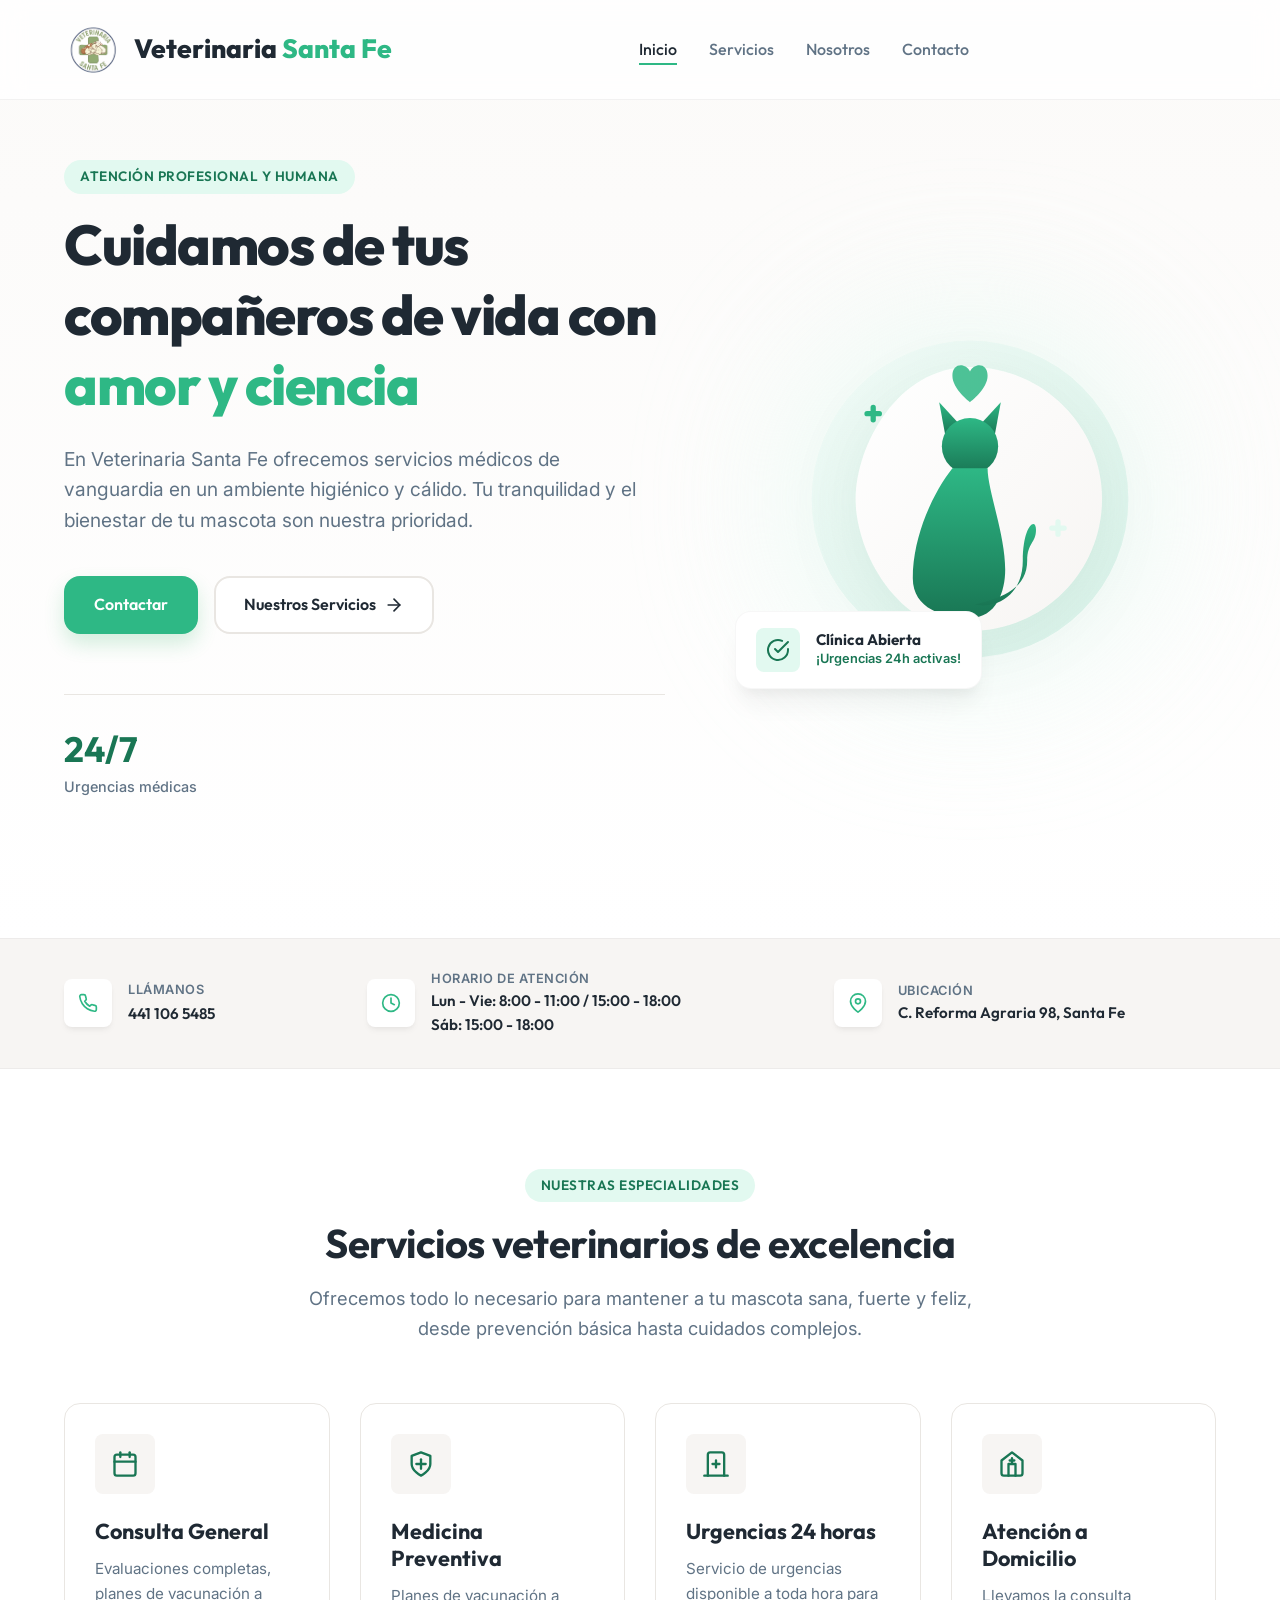
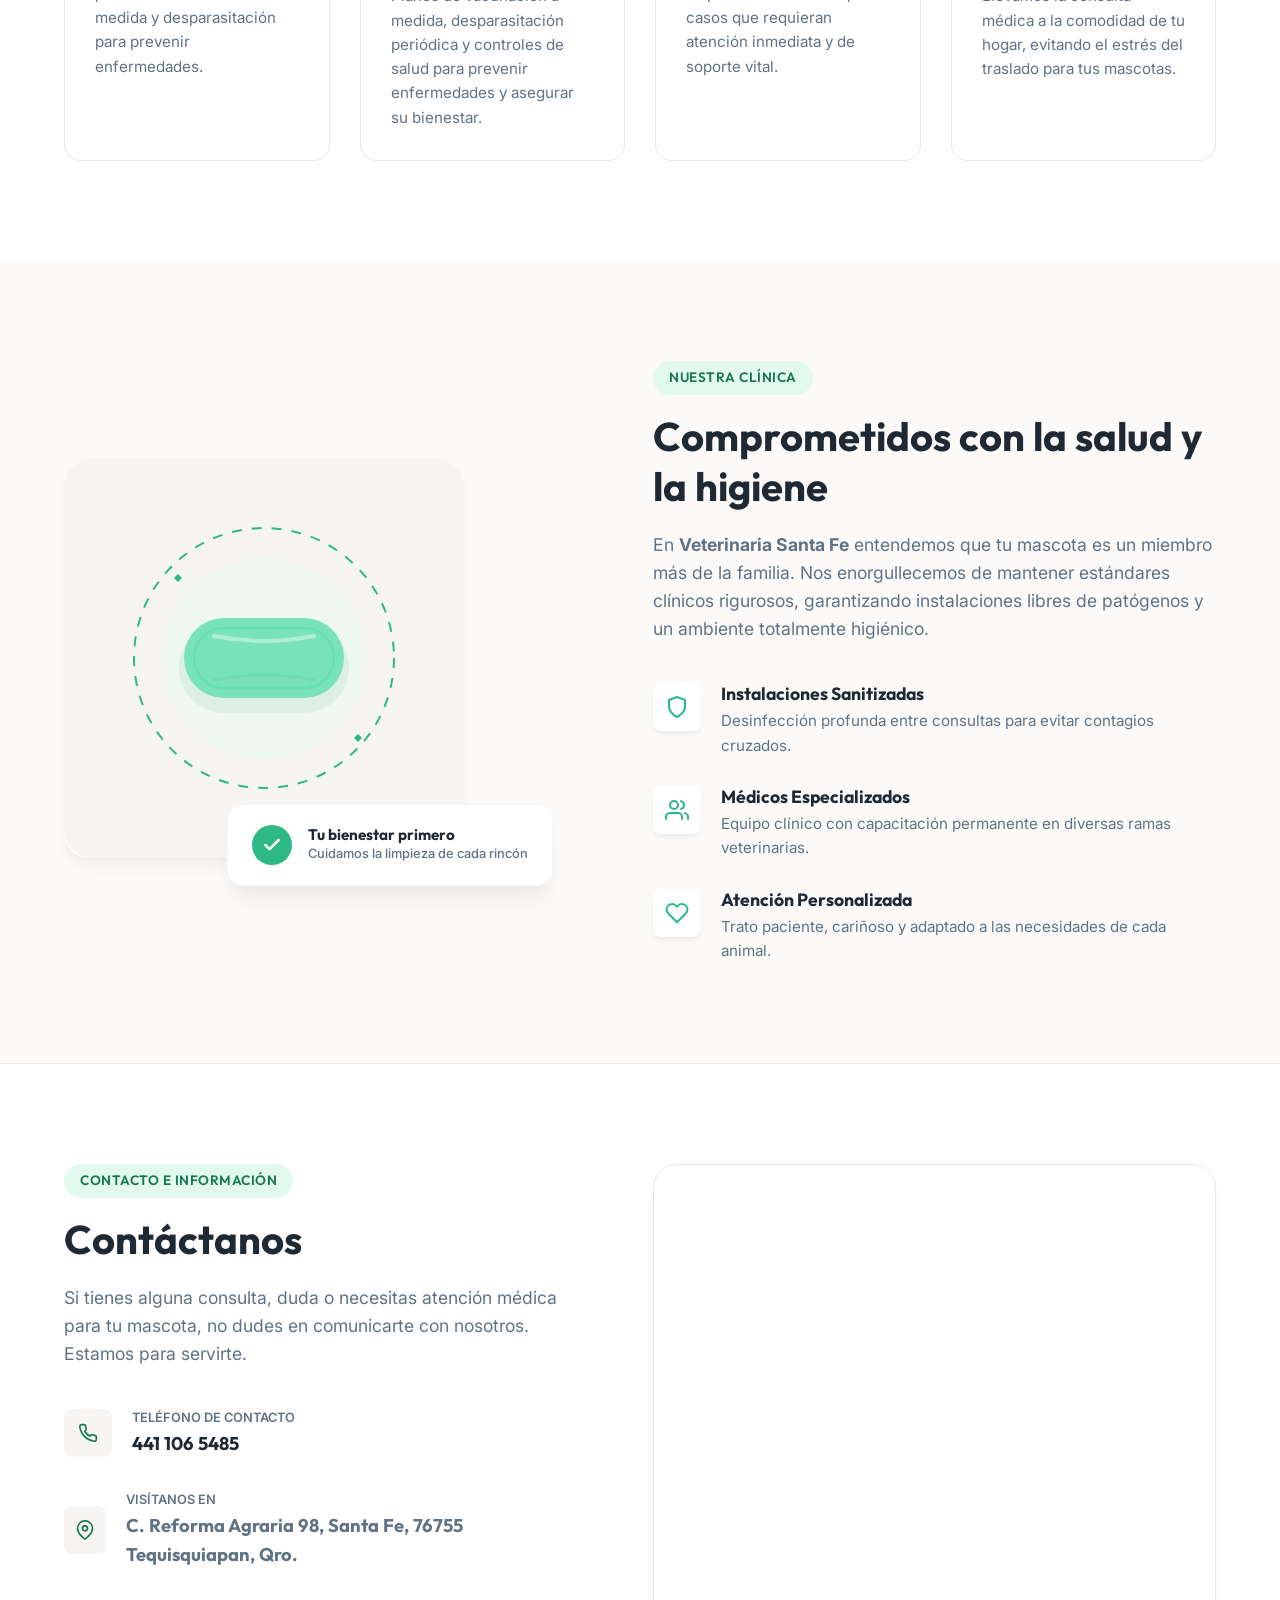
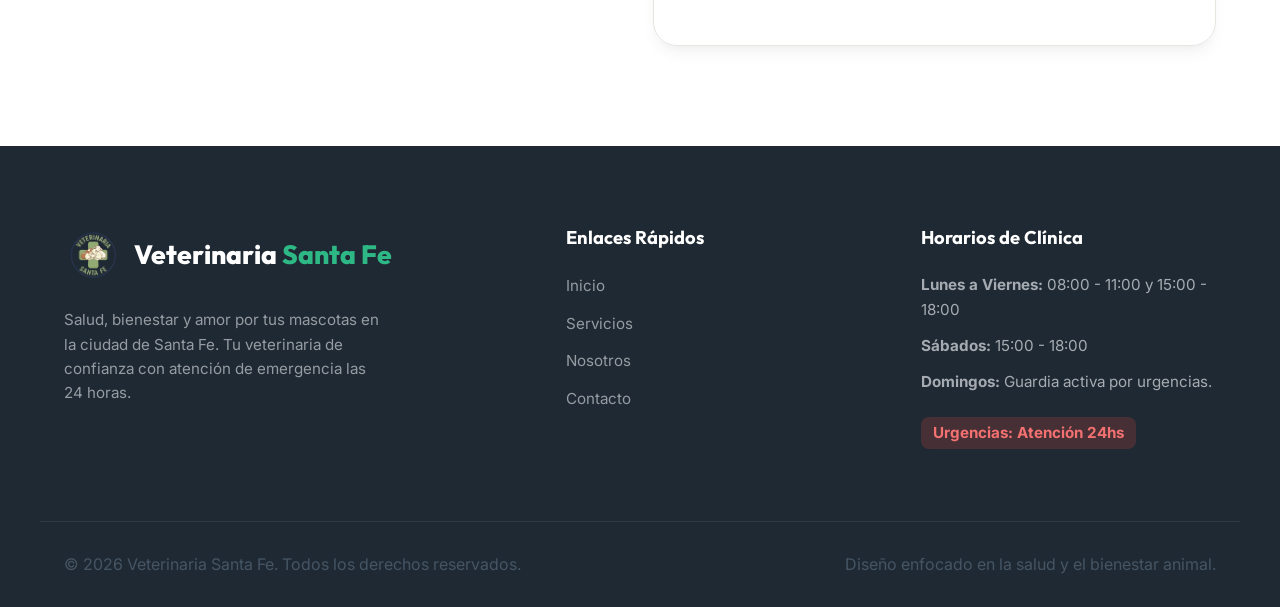
<file: index.html>
<!DOCTYPE html>
<html lang="es">

<head>
    <meta charset="UTF-8">
    <meta name="viewport" content="width=device-width, initial-scale=1.0">
    <title>Veterinaria Santa Fe | Cuidado y Salud para tu Mascota</title>
    <meta name="description"
        content="En Veterinaria Santa Fe brindamos la mejor atención para tus mascotas: consultas médicas, cirugías, laboratorio clínico y estética en un ambiente limpio, profesional y seguro.">
    
    <!-- SEO / Google Search Site Name -->
    <meta property="og:site_name" content="Veterinaria Santa Fe">
    <meta property="og:title" content="Veterinaria Santa Fe | Cuidado y Salud para tu Mascota">
    <meta property="og:description" content="En Veterinaria Santa Fe brindamos la mejor atención para tus mascotas: consultas médicas, cirugías, laboratorio clínico y estética en un ambiente limpio, profesional y seguro.">
    <meta property="og:type" content="website">
    <meta property="og:url" content="https://fritz12213.github.io/VeterinariaSantaFe/">
    
    <!-- JSON-LD Structured Data for Google Site Name -->
    <script type="application/ld+json">
    {
      "@context": "https://schema.org",
      "@type": "WebSite",
      "name": "Veterinaria Santa Fe",
      "url": "https://fritz12213.github.io/VeterinariaSantaFe/"
    }
    </script>
    
    <!-- Google Fonts -->
    <link rel="preconnect" href="https://fonts.googleapis.com">
    <link rel="preconnect" href="https://fonts.gstatic.com" crossorigin>
    <link
        href="https://fonts.googleapis.com/css2?family=Inter:wght@300;400;500;600;700&family=Outfit:wght@400;500;600;700;800&display=swap"
        rel="stylesheet">
    <!-- CSS Stylesheet -->
    <link rel="stylesheet" href="styles.css">
    <!-- Favicon -->
    <link rel="icon" type="image/png" href="images/logo.png">
</head>

<body>

    <!-- Header / Navbar -->
    <header class="main-header" id="header">
        <div class="container header-container">
            <a href="#inicio" class="logo" id="logo-link">
                <img src="images/logo.png" alt="Veterinaria Santa Fe Logo" class="logo-img">
                <span>Veterinaria <span>Santa Fe</span></span>
            </a>

            <nav class="nav-menu" id="nav-menu">
                <ul>
                    <li><a href="#inicio" class="nav-link active">Inicio</a></li>
                    <li><a href="#servicios" class="nav-link">Servicios</a></li>
                    <li><a href="#nosotros" class="nav-link">Nosotros</a></li>
                    <li><a href="#contacto" class="nav-link">Contacto</a></li>
                </ul>
            </nav>

            <div class="header-actions">
                <button class="menu-toggle" id="menu-toggle" aria-label="Abrir menú">
                    <span></span>
                    <span></span>
                    <span></span>
                </button>
            </div>
        </div>
    </header>

    <main>
        <!-- Hero Section -->
        <section id="inicio" class="hero-section">
            <div class="container hero-container">
                <div class="hero-content">
                    <span class="badge">Atención Profesional y Humana</span>
                    <h1>Cuidamos de tus compañeros de vida con <span>amor y ciencia</span></h1>
                    <p>En Veterinaria Santa Fe ofrecemos servicios médicos de vanguardia en un ambiente higiénico y
                        cálido. Tu tranquilidad y el bienestar de tu mascota son nuestra prioridad.</p>
                    <div class="hero-actions">
                        <a href="#contacto" class="btn btn-primary">Contactar</a>
                        <a href="#servicios" class="btn btn-secondary">
                            Nuestros Servicios
                            <svg xmlns="http://www.w3.org/2000/svg" width="20" height="20" viewBox="0 0 24 24"
                                fill="none" stroke="currentColor" stroke-width="2" stroke-linecap="round"
                                stroke-linejoin="round">
                                <line x1="5" y1="12" x2="19" y2="12"></line>
                                <polyline points="12 5 19 12 12 19"></polyline>
                            </svg>
                        </a>
                    </div>
                    <div class="hero-stats">
                        <div class="stat-item">
                            <h3>24/7</h3>
                            <p>Urgencias médicas</p>
                        </div>
                    </div>
                </div>

                <div class="hero-graphic">
                    <div class="graphic-bg-glow"></div>
                    <!-- Minimalist SVG Pets Vector Art (Modern, Premium, Geometric) -->
                    <svg class="hero-svg" viewBox="0 0 500 500" fill="none" xmlns="http://www.w3.org/2000/svg">
                        <!-- Abstract shapes in background -->
                        <circle cx="250" cy="250" r="180" fill="url(#mintGradient)" opacity="0.15" />
                        <path d="M400,250 C400,332.8 332.8,400 250,400 C167.2,400 120,310 120,250 C120,190 167.2,100 250,100 C332.8,100 400,167.2 400,250 Z" fill="url(#boneGradient)" />

                        <!-- Heart above Cat -->
                        <path class="hero-heart" d="M250 105 C245 95, 230 95, 230 110 C230 125, 250 140, 250 140 C250 140, 270 125, 270 110 C270 95, 255 95, 250 105 Z" fill="var(--mint)" opacity="0.85" />

                        <!-- Elegant Cat Silhouette -->
                        <!-- Ears -->
                        <path d="M222 178 L215 140 L238 165 Z" fill="url(#catGradient)" />
                        <path d="M278 178 L285 140 L262 165 Z" fill="url(#catGradient)" />
                        
                        <!-- Head -->
                        <circle cx="250" cy="190" r="32" fill="url(#catGradient)" />
                        
                        <!-- Body -->
                        <path d="M230 215 C210 240, 185 290, 185 340 C185 375, 220 385, 250 385 C280 385, 290 355, 290 330 C290 290, 270 240, 270 215 Z" fill="url(#catGradient)" />
                        
                        <!-- Tail -->
                        <path d="M255 370 C280 375, 310 360, 310 320 C310 280, 325 270, 325 285 C325 300, 315 300, 315 320 C315 350, 290 362, 255 370 Z" fill="url(#catGradient)" />

                        <!-- Floating crosses & sparkles -->
                        <g class="floating-cross-1">
                            <rect x="130" y="150" width="20" height="6" rx="3" fill="var(--mint)" />
                            <rect x="137" y="143" width="6" height="20" rx="3" fill="var(--mint)" />
                        </g>
                        <g class="floating-cross-2">
                            <rect x="340" y="280" width="20" height="6" rx="3" fill="var(--mint-light)" />
                            <rect x="347" y="273" width="6" height="20" rx="3" fill="var(--mint-light)" />
                        </g>

                        <!-- Sparkles -->
                        <path d="M350 120 L355 125 L360 120 L355 115 Z" fill="var(--color-primary-dark)" />
                        <path d="M120 330 L123 333 L126 330 L123 327 Z" fill="var(--color-primary)" />

                        <!-- Gradients definition -->
                        <defs>
                            <linearGradient id="mintGradient" x1="0%" y1="0%" x2="100%" y2="100%">
                                <stop offset="0%" stop-color="var(--mint-light)" />
                                <stop offset="100%" stop-color="var(--mint)" />
                            </linearGradient>
                            <linearGradient id="boneGradient" x1="0%" y1="0%" x2="100%" y2="100%">
                                <stop offset="0%" stop-color="#fff" />
                                <stop offset="100%" stop-color="var(--bone)" />
                            </linearGradient>
                            <linearGradient id="catGradient" x1="0%" y1="0%" x2="0%" y2="100%">
                                <stop offset="0%" stop-color="var(--mint)" />
                                <stop offset="100%" stop-color="var(--mint-dark)" />
                            </linearGradient>
                        </defs>
                    </svg>

                    <!-- Interactive Floating Card -->
                    <div class="floating-card active-card">
                        <div class="card-icon">
                            <svg xmlns="http://www.w3.org/2000/svg" width="24" height="24" viewBox="0 0 24 24"
                                fill="none" stroke="currentColor" stroke-width="2" stroke-linecap="round"
                                stroke-linejoin="round">
                                <path d="M22 11.08V12a10 10 0 1 1-5.93-9.14"></path>
                                <polyline points="22 4 12 14.01 9 11.01"></polyline>
                            </svg>
                        </div>
                        <div class="card-info">
                            <h4>Clínica Abierta</h4>
                            <p>¡Urgencias 24h activas!</p>
                        </div>
                    </div>
                </div>
            </div>
        </section>

        <!-- Information Quick Banner -->
        <section class="info-banner">
            <div class="container info-banner-container">
                <div class="info-item">
                    <div class="info-icon">
                        <svg xmlns="http://www.w3.org/2000/svg" width="20" height="20" viewBox="0 0 24 24" fill="none"
                            stroke="currentColor" stroke-width="2" stroke-linecap="round" stroke-linejoin="round">
                            <path
                                d="M22 16.92v3a2 2 0 0 1-2.18 2 19.79 19.79 0 0 1-8.63-3.07 19.5 19.5 0 0 1-6-6 19.79 19.79 0 0 1-3.07-8.67A2 2 0 0 1 4.11 2h3a2 2 0 0 1 2 1.72 12.84 12.84 0 0 0 .7 2.81 2 2 0 0 1-.45 2.11L8.09 9.91a16 16 0 0 0 6 6l1.27-1.27a2 2 0 0 1 2.11-.45 12.84 12.84 0 0 0 2.81.7A2 2 0 0 1 22 16.92z">
                            </path>
                        </svg>
                    </div>
                    <div class="info-text">
                        <span>Llámanos</span>
                        <a href="tel:4411065485" class="info-link">441 106 5485</a>
                    </div>
                </div>


                <div class="info-item">
                    <div class="info-icon">
                        <svg xmlns="http://www.w3.org/2000/svg" width="20" height="20" viewBox="0 0 24 24" fill="none"
                            stroke="currentColor" stroke-width="2" stroke-linecap="round" stroke-linejoin="round">
                            <circle cx="12" cy="12" r="10"></circle>
                            <polyline points="12 6 12 12 16 14"></polyline>
                        </svg>
                    </div>
                    <div class="info-text">
                        <span>Horario de Atención</span>
                        <p>Lun - Vie: 8:00 - 11:00 / 15:00 - 18:00<br>Sáb: 15:00 - 18:00</p>
                    </div>
                </div>

                <div class="info-item">
                    <div class="info-icon">
                        <svg xmlns="http://www.w3.org/2000/svg" width="20" height="20" viewBox="0 0 24 24" fill="none"
                            stroke="currentColor" stroke-width="2" stroke-linecap="round" stroke-linejoin="round">
                            <path d="M21 10c0 7-9 13-9 13s-9-6-9-13a9 9 0 0 1 18 0z"></path>
                            <circle cx="12" cy="10" r="3"></circle>
                        </svg>
                    </div>
                    <div class="info-text">
                        <span>Ubicación</span>
                        <p>C. Reforma Agraria 98, Santa Fe</p>
                    </div>
                </div>
            </div>
        </section>

        <!-- Services Section -->
        <section id="servicios" class="services-section">
            <div class="container">
                <div class="section-title">
                    <span class="badge">Nuestras Especialidades</span>
                    <h2>Servicios veterinarios de excelencia</h2>
                    <p>Ofrecemos todo lo necesario para mantener a tu mascota sana, fuerte y feliz, desde prevención
                        básica hasta cuidados complejos.</p>
                </div>

                <div class="services-grid">
                    <!-- Service 1 -->
                    <div class="service-card reveal">
                        <div class="service-icon">
                            <svg xmlns="http://www.w3.org/2000/svg" viewBox="0 0 24 24" fill="none"
                                stroke="currentColor" stroke-width="2" stroke-linecap="round" stroke-linejoin="round">
                                <rect x="3" y="4" width="18" height="18" rx="2" ry="2"></rect>
                                <line x1="16" y1="2" x2="16" y2="6"></line>
                                <line x1="8" y1="2" x2="8" y2="6"></line>
                                <line x1="3" y1="10" x2="21" y2="10"></line>
                            </svg>
                        </div>
                        <h3>Consulta General</h3>
                        <p>Evaluaciones completas, planes de vacunación a medida y desparasitación para prevenir
                            enfermedades.</p>
                    </div>

                    <!-- Service 2 -->
                    <div class="service-card reveal">
                        <div class="service-icon">
                            <svg xmlns="http://www.w3.org/2000/svg" viewBox="0 0 24 24" fill="none"
                                stroke="currentColor" stroke-width="2" stroke-linecap="round" stroke-linejoin="round">
                                <path d="M12 22s8-4 8-10V5l-8-3-8 3v7c0 6 8 10 8 10z" />
                                <line x1="12" y1="8" x2="12" y2="16" />
                                <line x1="8" y1="12" x2="16" y2="12" />
                            </svg>
                        </div>
                        <h3>Medicina Preventiva</h3>
                        <p>Planes de vacunación a medida, desparasitación periódica y controles de salud para prevenir
                            enfermedades y asegurar su bienestar.</p>
                    </div>

                    <!-- Service 3 -->
                    <div class="service-card reveal">
                        <div class="service-icon">
                            <svg xmlns="http://www.w3.org/2000/svg" viewBox="0 0 24 24" fill="none"
                                stroke="currentColor" stroke-width="2" stroke-linecap="round" stroke-linejoin="round">
                                <path d="M2 22h20"></path>
                                <path d="M5 22V4a2 2 0 0 1 2-2h10a2 2 0 0 1 2 2v18"></path>
                                <path d="M9 12h6"></path>
                                <path d="M12 9v6"></path>
                            </svg>
                        </div>
                        <h3>Urgencias 24 horas</h3>
                        <p>Servicio de urgencias disponible a toda hora para casos que requieran atención inmediata y de
                            soporte vital.</p>
                    </div>

                    <!-- Service 4 -->
                    <div class="service-card reveal">
                        <div class="service-icon">
                            <svg xmlns="http://www.w3.org/2000/svg" viewBox="0 0 24 24" fill="none"
                                stroke="currentColor" stroke-width="2" stroke-linecap="round" stroke-linejoin="round">
                                <path d="M3 9l9-7 9 7v11a2 2 0 0 1-2 2H5a2 2 0 0 1-2-2z" />
                                <polyline points="9 22 9 12 15 12 15 22" />
                                <line x1="12" y1="7" x2="12" y2="11" />
                                <line x1="10" y1="9" x2="14" y2="9" />
                            </svg>
                        </div>
                        <h3>Atención a Domicilio</h3>
                        <p>Llevamos la consulta médica a la comodidad de tu hogar, evitando el estrés del traslado para
                            tus mascotas.</p>
                    </div>


                </div>
            </div>
        </section>

        <!-- About Us Section -->
        <section id="nosotros" class="about-section">
            <div class="container about-container">
                <div class="about-graphics">
                    <!-- Modern Clean SVG layout showing cleanliness and care -->
                    <svg class="about-svg" viewBox="0 0 400 400" fill="none" xmlns="http://www.w3.org/2000/svg">
                        <rect width="400" height="400" rx="30" fill="var(--bone)" />
                        <!-- Circle accents -->
                        <circle cx="200" cy="200" r="130" fill="none" stroke="var(--mint)" stroke-width="2" stroke-dasharray="10 10" />
                        <circle cx="200" cy="200" r="100" fill="var(--mint-light)" opacity="0.4" />
                        
                        <!-- Soap Bar Shadow (offset slightly down and right) -->
                        <rect x="115" y="165" width="170" height="90" rx="45" fill="var(--mint-dark)" opacity="0.08" />

                        <!-- Soap Bar Body (Centered at 200, 200) -->
                        <!-- Width 160, Height 80, rx 40 -->
                        <rect x="120" y="160" width="160" height="80" rx="40" fill="hsl(158, 65%, 68%)" />
                        
                        <!-- Inner indent rim to look like a premium soap bar -->
                        <rect x="130" y="170" width="140" height="60" rx="30" fill="none" stroke="hsl(158, 65%, 60%)" stroke-width="2.5" opacity="0.5" />
                        
                        <!-- Soap Highlight line at the top curve -->
                        <path d="M150 178 Q200 188 250 178" stroke="#fff" stroke-width="4" stroke-linecap="round" fill="none" opacity="0.4" />

                        <!-- Soap Shadow line at the bottom curve -->
                        <path d="M150 222 Q200 212 250 222" stroke="hsl(158, 65%, 45%)" stroke-width="3" stroke-linecap="round" fill="none" opacity="0.15" />

                        <!-- Subtle cleanliness sparkles near the soap -->
                        <path d="M110 120 L114 124 L118 120 L114 116 Z" fill="var(--mint)" />
                        <path d="M290 280 L294 284 L298 280 L294 276 Z" fill="var(--mint)" />
                    </svg>

                    <!-- Overlay Clinic Highlight -->
                    <div class="about-overlay-card">
                        <div class="check-icon">
                            <svg xmlns="http://www.w3.org/2000/svg" width="20" height="20" viewBox="0 0 24 24"
                                fill="none" stroke="currentColor" stroke-width="3" stroke-linecap="round"
                                stroke-linejoin="round">
                                <polyline points="20 6 9 17 4 12"></polyline>
                            </svg>
                        </div>
                        <div>
                            <h4>Tu bienestar primero</h4>
                            <p>Cuidamos la limpieza de cada rincón</p>
                        </div>
                    </div>
                </div>

                <div class="about-content">
                    <span class="badge">Nuestra Clínica</span>
                    <h2>Comprometidos con la salud y la higiene</h2>
                    <p>En <strong>Veterinaria Santa Fe</strong> entendemos que tu mascota es un miembro más de la
                        familia. Nos enorgullecemos de mantener estándares clínicos rigurosos, garantizando
                        instalaciones libres de patógenos y un ambiente totalmente higiénico.</p>

                    <div class="features-list">
                        <div class="feature-item">
                            <div class="feature-icon">
                                <svg xmlns="http://www.w3.org/2000/svg" width="24" height="24" viewBox="0 0 24 24"
                                    fill="none" stroke="currentColor" stroke-width="2" stroke-linecap="round"
                                    stroke-linejoin="round">
                                    <path d="M12 22s8-4 8-10V5l-8-3-8 3v7c0 6 8 10 8 10z"></path>
                                </svg>
                            </div>
                            <div>
                                <h4>Instalaciones Sanitizadas</h4>
                                <p>Desinfección profunda entre consultas para evitar contagios cruzados.</p>
                            </div>
                        </div>

                        <div class="feature-item">
                            <div class="feature-icon">
                                <svg xmlns="http://www.w3.org/2000/svg" width="24" height="24" viewBox="0 0 24 24"
                                    fill="none" stroke="currentColor" stroke-width="2" stroke-linecap="round"
                                    stroke-linejoin="round">
                                    <path d="M17 21v-2a4 4 0 0 0-4-4H5a4 4 0 0 0-4 4v2"></path>
                                    <circle cx="9" cy="7" r="4"></circle>
                                    <path d="M23 21v-2a4 4 0 0 0-3-3.87"></path>
                                    <path d="M16 3.13a4 4 0 0 1 0 7.75"></path>
                                </svg>
                            </div>
                            <div>
                                <h4>Médicos Especializados</h4>
                                <p>Equipo clínico con capacitación permanente en diversas ramas veterinarias.</p>
                            </div>
                        </div>

                        <div class="feature-item">
                            <div class="feature-icon">
                                <svg xmlns="http://www.w3.org/2000/svg" width="24" height="24" viewBox="0 0 24 24"
                                    fill="none" stroke="currentColor" stroke-width="2" stroke-linecap="round"
                                    stroke-linejoin="round">
                                    <path
                                        d="M20.84 4.61a5.5 5.5 0 0 0-7.78 0L12 5.67l-1.06-1.06a5.5 5.5 0 0 0-7.78 7.78l1.06 1.06L12 21.23l7.78-7.78 1.06-1.06a5.5 5.5 0 0 0 0-7.78z">
                                    </path>
                                </svg>
                            </div>
                            <div>
                                <h4>Atención Personalizada</h4>
                                <p>Trato paciente, cariñoso y adaptado a las necesidades de cada animal.</p>
                            </div>
                        </div>
                    </div>
                </div>
            </div>
        </section>



        <!-- Contact Section -->
        <section id="contacto" class="contact-section">
            <div class="container contact-container">
                <div class="contact-info">
                    <span class="badge">Contacto e Información</span>
                    <h2>Contáctanos</h2>
                    <p>Si tienes alguna consulta, duda o necesitas atención médica para tu mascota, no dudes en comunicarte con nosotros. Estamos para servirte.</p>

                    <div class="contact-details">
                        <div class="contact-detail-item">
                            <div class="detail-icon">
                                <svg xmlns="http://www.w3.org/2000/svg" width="20" height="20" viewBox="0 0 24 24"
                                    fill="none" stroke="currentColor" stroke-width="2" stroke-linecap="round"
                                    stroke-linejoin="round">
                                    <path
                                        d="M22 16.92v3a2 2 0 0 1-2.18 2 19.79 19.79 0 0 1-8.63-3.07 19.5 19.5 0 0 1-6-6 19.79 19.79 0 0 1-3.07-8.67A2 2 0 0 1 4.11 2h3a2 2 0 0 1 2 1.72 12.84 12.84 0 0 0 .7 2.81 2 2 0 0 1-.45 2.11L8.09 9.91a16 16 0 0 0 6 6l1.27-1.27a2 2 0 0 1 2.11-.45 12.84 12.84 0 0 0 2.81.7A2 2 0 0 1 22 16.92z">
                                    </path>
                                </svg>
                            </div>
                            <div>
                                <span>Teléfono de Contacto</span>
                                <a href="tel:4411065485">441 106 5485</a>
                            </div>
                        </div>


                        <div class="contact-detail-item">
                            <div class="detail-icon">
                                <svg xmlns="http://www.w3.org/2000/svg" width="20" height="20" viewBox="0 0 24 24"
                                    fill="none" stroke="currentColor" stroke-width="2" stroke-linecap="round"
                                    stroke-linejoin="round">
                                    <path d="M21 10c0 7-9 13-9 13s-9-6-9-13a9 9 0 0 1 18 0z"></path>
                                    <circle cx="12" cy="10" r="3"></circle>
                                </svg>
                            </div>
                            <div>
                                <span>Visítanos en</span>
                                <p>C. Reforma Agraria 98, Santa Fe, 76755 Tequisquiapan, Qro.</p>
                            </div>
                        </div>
                    </div>


                </div>

                <div class="map-container" style="height: 100%; min-height: 480px;">
                    <iframe 
                        src="https://maps.google.com/maps?q=C.%20Reforma%20Agraria%2098%2C%20Santa%20Fe%2C%2076755%20Tequisquiapan%2C%20Qro.&t=&z=16&ie=UTF8&iwloc=&output=embed" 
                        width="100%" 
                        height="100%" 
                        style="border:0; min-height: 480px; display: block;" 
                        allowfullscreen="" 
                        loading="lazy" 
                        referrerpolicy="no-referrer-when-downgrade">
                    </iframe>
                </div>
            </div>
        </section>
    </main>

    <!-- Footer -->
    <footer class="main-footer">
        <div class="container footer-container">
            <div class="footer-brand">
                <a href="#inicio" class="logo">
                    <img src="images/logo.png" alt="Veterinaria Santa Fe Logo" class="logo-img">
                    <span>Veterinaria <span>Santa Fe</span></span>
                </a>
                <p class="footer-desc">Salud, bienestar y amor por tus mascotas en la ciudad de Santa Fe. Tu veterinaria
                    de confianza con atención de emergencia las 24 horas.</p>

            </div>

            <div class="footer-links">
                <h4>Enlaces Rápidos</h4>
                <ul>
                    <li><a href="#inicio">Inicio</a></li>
                    <li><a href="#servicios">Servicios</a></li>
                    <li><a href="#nosotros">Nosotros</a></li>
                    <li><a href="#contacto">Contacto</a></li>
                </ul>
            </div>

            <div class="footer-hours">
                <h4>Horarios de Clínica</h4>
                <p><strong>Lunes a Viernes:</strong> 08:00 - 11:00 y 15:00 - 18:00</p>
                <p><strong>Sábados:</strong> 15:00 - 18:00</p>
                <p><strong>Domingos:</strong> Guardia activa por urgencias.</p>
                <p class="emergency-alert"><strong>Urgencias:</strong> Atención 24hs</p>
            </div>
        </div>
        <div class="footer-bottom">
            <div class="container footer-bottom-container">
                <p>&copy; 2026 Veterinaria Santa Fe. Todos los derechos reservados.</p>
                <p>Diseño enfocado en la salud y el bienestar animal.</p>
            </div>
        </div>
    </footer>

    <!-- JS Scripts -->
    <script src="app.js"></script>
</body>

</html>
</file>
<file: styles.css>
/* ==========================================
   Veterinaria Santa Fe - Estilos CSS Vanilla
   ========================================== */

/* --- Variables del Sistema de Diseño --- */
:root {
    /* Paleta de Colores (Verde Menta, Hueso, Blanco) */
    --mint: hsl(158, 60%, 45%);
    --mint-light: hsl(158, 64%, 93%);
    --mint-dark: hsl(158, 65%, 28%);
    --mint-glow: rgba(39, 174, 96, 0.15);
    
    --bone: hsl(30, 20%, 96%);
    --bone-light: hsl(30, 25%, 98%);
    --bone-dark: hsl(30, 15%, 90%);
    
    --white: #ffffff;
    
    --text-primary: hsl(210, 24%, 16%);
    --text-muted: hsl(210, 16%, 45%);
    --text-light: hsl(210, 10%, 80%);
    
    /* Sombras Elevadas y Premium */
    --shadow-sm: 0 4px 6px -1px rgba(0, 0, 0, 0.05), 0 2px 4px -1px rgba(0, 0, 0, 0.03);
    --shadow-md: 0 10px 15px -3px rgba(0, 0, 0, 0.05), 0 4px 6px -2px rgba(0, 0, 0, 0.02);
    --shadow-lg: 0 20px 25px -5px rgba(0, 0, 0, 0.05), 0 10px 10px -5px rgba(0, 0, 0, 0.03);
    --shadow-card: 0 12px 30px rgba(0, 0, 0, 0.04);
    --shadow-primary: 0 10px 20px rgba(39, 174, 96, 0.2);
    
    /* Bordes y Esquinas */
    --radius-sm: 8px;
    --radius-md: 16px;
    --radius-lg: 24px;
    --radius-full: 9999px;
    
    /* Transiciones */
    --transition-smooth: all 0.35s cubic-bezier(0.4, 0, 0.2, 1);
    --transition-fast: all 0.15s cubic-bezier(0.4, 0, 0.2, 1);
    
    /* Fuentes */
    --font-heading: 'Outfit', sans-serif;
    --font-body: 'Inter', sans-serif;
}

/* --- Reseteo de Estilos --- */
*, *::before, *::after {
    box-sizing: border-box;
    margin: 0;
    padding: 0;
}

html {
    scroll-behavior: smooth;
    text-size-adjust: 100%;
}

body {
    font-family: var(--font-body);
    background-color: var(--white);
    color: var(--text-primary);
    line-height: 1.6;
    overflow-x: hidden;
    -webkit-font-smoothing: antialiased;
}

/* --- Componentes Comunes & Layout --- */
.container {
    width: 100%;
    max-width: 1200px;
    margin: 0 auto;
    padding: 0 24px;
}

/* Tipografía Base */
h1, h2, h3, h4 {
    font-family: var(--font-heading);
    font-weight: 700;
    line-height: 1.25;
    color: var(--text-primary);
}

p {
    font-size: 1rem;
    color: var(--text-muted);
}

/* Enlaces */
a {
    color: inherit;
    text-decoration: none;
    transition: var(--transition-fast);
}

/* Insignia / Badge */
.badge {
    display: inline-flex;
    align-items: center;
    padding: 6px 16px;
    background-color: var(--mint-light);
    color: var(--mint-dark);
    font-family: var(--font-heading);
    font-weight: 600;
    font-size: 0.85rem;
    border-radius: var(--radius-full);
    margin-bottom: 16px;
    letter-spacing: 0.5px;
    text-transform: uppercase;
}

/* Botones Premium */
.btn {
    display: inline-flex;
    align-items: center;
    justify-content: center;
    gap: 8px;
    font-family: var(--font-heading);
    font-weight: 600;
    font-size: 1rem;
    padding: 14px 28px;
    border-radius: var(--radius-md);
    border: 2px solid transparent;
    cursor: pointer;
    transition: var(--transition-smooth);
}

.btn-primary {
    background-color: var(--mint);
    color: var(--white);
    box-shadow: var(--shadow-primary);
}

.btn-primary:hover {
    background-color: var(--mint-dark);
    transform: translateY(-2px);
    box-shadow: 0 12px 24px rgba(39, 174, 96, 0.3);
}

.btn-secondary {
    background-color: var(--white);
    color: var(--text-primary);
    border-color: var(--bone-dark);
}

.btn-secondary:hover {
    background-color: var(--bone);
    transform: translateY(-2px);
    border-color: var(--text-primary);
}

.btn-sm {
    padding: 10px 20px;
    font-size: 0.9rem;
    border-radius: var(--radius-sm);
}

.btn-block {
    width: 100%;
}

/* Encabezados de Sección */
.section-title {
    text-align: center;
    max-width: 700px;
    margin: 0 auto 60px auto;
}

.section-title h2 {
    font-size: 2.5rem;
    margin-bottom: 16px;
    letter-spacing: -0.5px;
}

.section-title p {
    font-size: 1.15rem;
}


/* --- Header / Navbar (Sticky Glassmorphism) --- */
.main-header {
    position: fixed;
    top: 0;
    left: 0;
    width: 100%;
    height: 100px;
    display: flex;
    align-items: center;
    z-index: 1000;
    transition: var(--transition-smooth);
    background-color: rgba(255, 255, 255, 0.8);
    backdrop-filter: blur(12px);
    -webkit-backdrop-filter: blur(12px);
    border-bottom: 1px solid rgba(0, 0, 0, 0.05);
}

.main-header.scrolled {
    height: 80px;
    background-color: rgba(255, 255, 255, 0.95);
    box-shadow: var(--shadow-sm);
}

.header-container {
    display: flex;
    align-items: center;
    justify-content: space-between;
}

/* Logo */
.logo {
    display: flex;
    align-items: center;
    gap: 12px;
    font-family: var(--font-heading);
    font-weight: 800;
    font-size: 1.65rem;
    color: var(--text-primary);
}

.logo-img {
    width: 58px;
    height: 58px;
    object-fit: contain;
    transition: var(--transition-smooth);
}

.logo:hover .logo-img {
    transform: scale(1.05);
}

.logo span span {
    color: var(--mint);
}

/* Menú de Navegación */
.nav-menu {
    display: flex;
    align-items: center;
}

.nav-menu ul {
    display: flex;
    list-style: none;
    gap: 32px;
    align-items: center;
}

.nav-link {
    font-family: var(--font-heading);
    font-weight: 500;
    font-size: 1rem;
    color: var(--text-muted);
    position: relative;
    padding: 6px 0;
}

.nav-link::after {
    content: '';
    position: absolute;
    bottom: 0;
    left: 0;
    width: 0;
    height: 2px;
    background-color: var(--mint);
    transition: var(--transition-smooth);
}

.nav-link:hover,
.nav-link.active {
    color: var(--text-primary);
}

.nav-link:hover::after,
.nav-link.active::after {
    width: 100%;
}

.header-actions {
    display: flex;
    align-items: center;
    gap: 16px;
}

/* Menú Hamburguesa */
.menu-toggle {
    display: none;
    flex-direction: column;
    justify-content: space-between;
    width: 24px;
    height: 18px;
    background: none;
    border: none;
    cursor: pointer;
    padding: 0;
}

.menu-toggle span {
    width: 100%;
    height: 2px;
    background-color: var(--text-primary);
    transition: var(--transition-smooth);
    border-radius: var(--radius-full);
}


/* --- Hero Section --- */
.hero-section {
    padding: 160px 0 100px 0;
    background: linear-gradient(180deg, var(--bone-light) 0%, var(--white) 100%);
    position: relative;
    overflow: hidden;
}

.hero-container {
    display: grid;
    grid-template-columns: 1.1fr 0.9fr;
    gap: 60px;
    align-items: center;
}

.hero-content h1 {
    font-size: 3.5rem;
    font-weight: 800;
    letter-spacing: -1.5px;
    margin-bottom: 24px;
}

.hero-content h1 span {
    color: var(--mint);
}

.hero-content p {
    font-size: 1.2rem;
    margin-bottom: 40px;
    max-width: 580px;
}

.hero-actions {
    display: flex;
    gap: 16px;
    margin-bottom: 60px;
}

.hero-stats {
    display: flex;
    gap: 48px;
    border-top: 1px solid var(--bone-dark);
    padding-top: 32px;
}

.stat-item h3 {
    font-size: 2.2rem;
    color: var(--mint-dark);
    margin-bottom: 4px;
}

.stat-item p {
    font-size: 0.9rem;
    font-weight: 500;
    color: var(--text-muted);
}

/* Gráfico SVG del Hero */
.hero-graphic {
    position: relative;
    display: flex;
    justify-content: center;
    align-items: center;
}

.graphic-bg-glow {
    position: absolute;
    width: 350px;
    height: 350px;
    background-color: var(--mint-light);
    filter: blur(80px);
    z-index: 1;
    opacity: 0.7;
    border-radius: var(--radius-full);
}

.hero-svg {
    width: 100%;
    max-width: 440px;
    height: auto;
    position: relative;
    z-index: 2;
    filter: drop-shadow(0 15px 30px rgba(0,0,0,0.04));
}

/* Animaciones del SVG */
@keyframes float {
    0% { transform: translateY(0px); }
    50% { transform: translateY(-10px); }
    100% { transform: translateY(0px); }
}

@keyframes pulse-soft {
    0%, 100% { transform: scale(1); opacity: 0.85; }
    50% { transform: scale(1.05); opacity: 1; }
}

.hero-heart {
    animation: heartFloat 3s ease-in-out infinite alternate;
    transform-origin: 250px 120px;
}

@keyframes heartFloat {
    0% { transform: translateY(0px); }
    100% { transform: translateY(-8px); }
}

.floating-cross-1 {
    /* Animación removida */
}

.floating-cross-2 {
    /* Animación removida */
}

.hero-svg circle {
    /* Animación removida */
}

/* Tarjeta flotante interactiva */
.floating-card {
    position: absolute;
    bottom: 30px;
    left: 10px;
    background-color: var(--white);
    border-radius: var(--radius-md);
    padding: 16px 20px;
    display: flex;
    align-items: center;
    gap: 16px;
    box-shadow: var(--shadow-lg);
    z-index: 3;
    border: 1px solid rgba(0, 0, 0, 0.03);
}

.floating-card .card-icon {
    width: 44px;
    height: 44px;
    border-radius: var(--radius-sm);
    background-color: var(--mint-light);
    color: var(--mint-dark);
    display: flex;
    align-items: center;
    justify-content: center;
}

.floating-card .card-info h4 {
    font-size: 0.95rem;
    font-weight: 700;
}

.floating-card .card-info p {
    font-size: 0.8rem;
    font-weight: 600;
    color: var(--mint-dark);
}


/* --- Quick Info Banner --- */
.info-banner {
    background-color: var(--bone);
    padding: 30px 0;
    border-top: 1px solid rgba(0, 0, 0, 0.04);
    border-bottom: 1px solid rgba(0, 0, 0, 0.04);
}

.info-banner-container {
    display: grid;
    grid-template-columns: 1fr 1.6fr 1.4fr;
    gap: 30px;
}

.info-item {
    display: flex;
    align-items: center;
    gap: 16px;
}

.info-icon {
    width: 48px;
    height: 48px;
    border-radius: var(--radius-sm);
    background-color: var(--white);
    color: var(--mint);
    display: flex;
    align-items: center;
    justify-content: center;
    box-shadow: var(--shadow-sm);
    flex-shrink: 0;
}

.info-text span {
    display: block;
    font-size: 0.8rem;
    font-weight: 600;
    text-transform: uppercase;
    color: var(--text-muted);
    letter-spacing: 0.5px;
}

.info-link,
.info-text p {
    font-family: var(--font-heading);
    font-weight: 600;
    font-size: 0.95rem;
    color: var(--text-primary);
}

.info-link:hover {
    color: var(--mint);
}


/* --- Services Section --- */
.services-section {
    padding: 100px 0;
    background-color: var(--white);
}

.services-grid {
    display: grid;
    grid-template-columns: repeat(4, 1fr);
    gap: 30px;
}

.service-card {
    background-color: var(--white);
    border: 1px solid var(--bone-dark);
    border-radius: var(--radius-md);
    padding: 30px;
    transition: var(--transition-smooth);
    position: relative;
    overflow: hidden;
}

.service-card::before {
    content: '';
    position: absolute;
    top: 0;
    left: 0;
    width: 100%;
    height: 4px;
    background-color: var(--mint);
    transform: scaleX(0);
    transform-origin: left;
    transition: var(--transition-smooth);
}

.service-card:hover {
    transform: translateY(-8px);
    box-shadow: var(--shadow-card);
    border-color: transparent;
}

.service-card:hover::before {
    transform: scaleX(1);
}

.service-icon {
    width: 60px;
    height: 60px;
    border-radius: var(--radius-sm);
    background-color: var(--bone);
    color: var(--mint-dark);
    display: flex;
    align-items: center;
    justify-content: center;
    margin-bottom: 24px;
    transition: var(--transition-smooth);
}

.service-icon svg {
    width: 28px;
    height: 28px;
}

.service-card:hover .service-icon {
    background-color: var(--mint-light);
    color: var(--mint-dark);
    transform: scale(1.05);
}

.service-card h3 {
    font-size: 1.35rem;
    margin-bottom: 12px;
}

.service-card p {
    font-size: 0.95rem;
}

.service-link {
    margin-top: 16px;
    display: inline-flex;
    align-items: center;
    gap: 6px;
    font-weight: 600;
    font-size: 0.9rem;
    color: var(--mint-dark);
    transition: var(--transition-fast);
}

.service-link:hover {
    color: var(--mint);
    gap: 10px;
}

.service-link svg {
    transition: var(--transition-fast);
}


/* --- About Us Section --- */
.about-section {
    padding: 100px 0;
    background-color: var(--bone-light);
}

.about-container {
    display: grid;
    grid-template-columns: 0.95fr 1.05fr;
    gap: 80px;
    align-items: center;
}

.about-graphics {
    position: relative;
}

.about-svg {
    width: 100%;
    max-width: 400px;
    height: auto;
    border-radius: var(--radius-lg);
    box-shadow: var(--shadow-md);
}

.about-overlay-card {
    position: absolute;
    bottom: -20px;
    right: 20px;
    background-color: var(--white);
    border-radius: var(--radius-md);
    padding: 20px 24px;
    box-shadow: var(--shadow-lg);
    display: flex;
    align-items: center;
    gap: 16px;
    border: 1px solid rgba(0,0,0,0.03);
}

.about-overlay-card .check-icon {
    width: 40px;
    height: 40px;
    border-radius: var(--radius-full);
    background-color: var(--mint);
    color: var(--white);
    display: flex;
    align-items: center;
    justify-content: center;
    flex-shrink: 0;
}

.about-overlay-card h4 {
    font-size: 0.95rem;
    font-weight: 700;
}

.about-overlay-card p {
    font-size: 0.8rem;
    font-weight: 500;
}

.about-content h2 {
    font-size: 2.5rem;
    margin-bottom: 20px;
}

.about-content > p {
    font-size: 1.1rem;
    margin-bottom: 40px;
}

.features-list {
    display: flex;
    flex-direction: column;
    gap: 28px;
}

.feature-item {
    display: flex;
    gap: 20px;
}

.feature-icon {
    width: 48px;
    height: 48px;
    border-radius: var(--radius-sm);
    background-color: var(--white);
    color: var(--mint);
    display: flex;
    align-items: center;
    justify-content: center;
    box-shadow: var(--shadow-sm);
    flex-shrink: 0;
}

.feature-item h4 {
    font-size: 1.1rem;
    margin-bottom: 4px;
}

.feature-item p {
    font-size: 0.95rem;
}


/* --- Testimonials Section --- */
.testimonials-section {
    padding: 100px 0;
    background-color: var(--white);
}

.testimonials-grid {
    display: grid;
    grid-template-columns: repeat(3, 1fr);
    gap: 30px;
}

.testimonial-card {
    background-color: var(--bone);
    padding: 40px;
    border-radius: var(--radius-md);
    border: 1px solid rgba(0, 0, 0, 0.02);
    display: flex;
    flex-direction: column;
    justify-content: space-between;
}

.testimonial-card .rating {
    color: var(--mint);
    font-size: 1.2rem;
    margin-bottom: 20px;
    letter-spacing: 2px;
}

.testimonial-text {
    font-style: italic;
    font-size: 1rem;
    color: var(--text-primary);
    margin-bottom: 30px;
}

.testimonial-author {
    border-top: 1px solid var(--bone-dark);
    padding-top: 20px;
}

.author-info strong {
    display: block;
    font-family: var(--font-heading);
    font-size: 1rem;
    color: var(--text-primary);
}

.author-info span {
    font-size: 0.85rem;
    color: var(--text-muted);
}


/* --- Contact & Appointment Section --- */
.contact-section {
    padding: 100px 0;
    background-color: var(--white);
    border-top: 1px solid var(--bone-dark);
}

.contact-container {
    display: grid;
    grid-template-columns: 0.95fr 1.05fr;
    gap: 80px;
}

.contact-info h2 {
    font-size: 2.5rem;
    margin-bottom: 20px;
}

.contact-info > p {
    font-size: 1.1rem;
    margin-bottom: 40px;
}

.contact-details {
    display: flex;
    flex-direction: column;
    gap: 32px;
    margin-bottom: 40px;
}

.contact-detail-item {
    display: flex;
    align-items: center;
    gap: 20px;
}

.detail-icon {
    width: 48px;
    height: 48px;
    border-radius: var(--radius-sm);
    background-color: var(--bone);
    color: var(--mint-dark);
    display: flex;
    align-items: center;
    justify-content: center;
}

.contact-detail-item span {
    display: block;
    font-size: 0.8rem;
    font-weight: 600;
    text-transform: uppercase;
    color: var(--text-muted);
}

.contact-detail-item a,
.contact-detail-item p {
    font-family: var(--font-heading);
    font-weight: 700;
    font-size: 1.15rem;
}

.contact-detail-item a:hover {
    color: var(--mint);
}

/* Caja de Emergencias */
.emergency-box {
    background-color: hsl(0, 75%, 97%);
    border: 1px solid hsl(0, 70%, 90%);
    border-radius: var(--radius-md);
    padding: 24px;
}

.emergency-badge {
    background-color: hsl(0, 75%, 50%);
    color: var(--white);
    font-family: var(--font-heading);
    font-weight: 700;
    font-size: 0.75rem;
    padding: 4px 10px;
    border-radius: var(--radius-sm);
    display: inline-block;
    margin-bottom: 12px;
    letter-spacing: 1px;
}

.emergency-box h4 {
    font-size: 1.1rem;
    color: hsl(0, 75%, 35%);
    margin-bottom: 6px;
}

.emergency-box p {
    font-size: 0.95rem;
    color: hsl(0, 75%, 25%);
}

.emergency-box a {
    color: hsl(0, 75%, 35%);
    border-bottom: 1px dashed currentColor;
}

/* Formulario */
.contact-form-container {
    background-color: var(--bone-light);
    border-radius: var(--radius-lg);
    padding: 48px;
    border: 1px solid var(--bone-dark);
}

.contact-form h3 {
    font-size: 1.8rem;
    margin-bottom: 6px;
}

.form-subtitle {
    font-size: 0.95rem;
    margin-bottom: 30px;
}

.form-group {
    margin-bottom: 24px;
    display: flex;
    flex-direction: column;
}

.form-row {
    display: grid;
    grid-template-columns: 1fr 1fr;
    gap: 20px;
}

.form-group label {
    font-family: var(--font-heading);
    font-weight: 600;
    font-size: 0.9rem;
    margin-bottom: 8px;
    color: var(--text-primary);
}

.form-group input,
.form-group select,
.form-group textarea {
    font-family: var(--font-body);
    font-size: 0.95rem;
    padding: 12px 16px;
    border-radius: var(--radius-sm);
    border: 1px solid var(--bone-dark);
    background-color: var(--white);
    outline: none;
    transition: var(--transition-smooth);
}

.form-group input::placeholder,
.form-group textarea::placeholder {
    color: var(--text-muted);
    opacity: 0.6;
}

.form-group input:focus,
.form-group select:focus,
.form-group textarea:focus {
    border-color: var(--mint);
    box-shadow: 0 0 0 4px var(--mint-glow);
}

/* Mensajes de Error */
.error-msg {
    color: hsl(0, 75%, 50%);
    font-size: 0.8rem;
    font-weight: 600;
    margin-top: 6px;
    display: none;
}

.form-group.has-error input,
.form-group.has-error select,
.form-group.has-error textarea {
    border-color: hsl(0, 75%, 50%);
    background-color: hsl(0, 75%, 99%);
}

.form-group.has-error .error-msg {
    display: block;
}

/* Botón Enviando */
#submit-btn {
    position: relative;
}

.loading-spinner {
    width: 20px;
    height: 20px;
    animation: rotate 1s linear infinite;
    position: absolute;
    right: 28px;
    display: none;
}

#submit-btn.loading .loading-spinner {
    display: block;
}

#submit-btn.loading span {
    opacity: 0.8;
}

@keyframes rotate {
    100% { transform: rotate(360deg); }
}

/* Alerta de Éxito */
.form-success-alert {
    background-color: var(--mint-light);
    border: 1px solid var(--mint);
    border-radius: var(--radius-md);
    padding: 20px;
    margin-top: 24px;
    display: none;
    align-items: flex-start;
    gap: 16px;
    color: var(--mint-dark);
}

.form-success-alert svg {
    color: var(--mint-dark);
    flex-shrink: 0;
}

.form-success-alert h4 {
    font-size: 1rem;
    color: var(--mint-dark);
    margin-bottom: 4px;
}

.form-success-alert p {
    font-size: 0.85rem;
    color: var(--mint-dark);
}


/* --- Map Section --- */
.map-section {
    background-color: var(--white);
    padding-bottom: 100px;
}

.map-container {
    border-radius: var(--radius-lg);
    overflow: hidden;
    box-shadow: var(--shadow-md);
    border: 1px solid var(--bone-dark);
}

.map-container iframe {
    display: block;
}


/* --- Footer --- */
.main-footer {
    background-color: var(--text-primary);
    color: var(--text-light);
    padding: 80px 0 0 0;
}

.footer-container {
    display: grid;
    grid-template-columns: 1.5fr 1fr 1fr;
    gap: 60px;
    padding-bottom: 60px;
    border-bottom: 1px solid rgba(255, 255, 255, 0.08);
}

.footer-brand .logo {
    color: var(--white);
    margin-bottom: 24px;
}

.footer-desc {
    color: var(--text-light);
    opacity: 0.7;
    margin-bottom: 30px;
    max-width: 320px;
    font-size: 0.95rem;
}

.social-links {
    display: flex;
    gap: 16px;
}

.social-links a {
    width: 40px;
    height: 40px;
    border-radius: var(--radius-full);
    background-color: rgba(255, 255, 255, 0.05);
    display: flex;
    align-items: center;
    justify-content: center;
    color: var(--text-light);
    transition: var(--transition-smooth);
}

.social-links a:hover {
    background-color: var(--mint);
    color: var(--white);
    transform: translateY(-3px);
}

.footer-links h4,
.footer-hours h4 {
    color: var(--white);
    font-size: 1.15rem;
    margin-bottom: 24px;
}

.footer-links ul {
    list-style: none;
    display: flex;
    flex-direction: column;
    gap: 12px;
}

.footer-links a {
    color: var(--text-light);
    opacity: 0.7;
    font-size: 0.95rem;
}

.footer-links a:hover {
    color: var(--mint);
    opacity: 1;
}

.footer-hours p {
    color: var(--text-light);
    opacity: 0.8;
    font-size: 0.95rem;
    margin-bottom: 12px;
}

.emergency-alert {
    display: inline-block;
    background-color: rgba(231, 76, 60, 0.2);
    color: hsl(0, 85%, 70%) !important;
    font-weight: 700;
    padding: 4px 12px;
    border-radius: var(--radius-sm);
    margin-top: 10px;
    opacity: 1 !important;
}

.footer-bottom {
    padding: 30px 0;
    font-size: 0.85rem;
    opacity: 0.6;
}

.footer-bottom-container {
    display: flex;
    justify-content: space-between;
}


/* --- Efectos de Revelado (Intersection Observer) --- */
.reveal {
    opacity: 0;
    transform: translateY(30px);
    transition: opacity 0.8s ease, transform 0.8s ease;
}

.reveal.active {
    opacity: 1;
    transform: translateY(0);
}


/* ==========================================
   Responsive Design (Mobile-First / Queries)
   ========================================== */

/* Tablet (min-width: 768px) y menores */
@media (max-width: 1023px) {
    .container {
        padding: 0 20px;
    }
    
    .hero-container {
        grid-template-columns: 1fr;
        gap: 40px;
        text-align: center;
    }
    
    .hero-content h1 {
        font-size: 3rem;
    }
    
    .hero-content p {
        margin: 0 auto 30px auto;
    }
    
    .hero-actions {
        justify-content: center;
    }
    
    .hero-stats {
        justify-content: center;
    }
    
    .info-banner-container {
        grid-template-columns: repeat(2, 1fr);
        gap: 24px;
    }
    
    .services-grid {
        grid-template-columns: repeat(2, 1fr);
        gap: 24px;
    }
    
    .about-container {
        grid-template-columns: 1fr;
        gap: 50px;
    }
    
    .about-graphics {
        display: flex;
        justify-content: center;
    }
    
    .testimonials-grid {
        grid-template-columns: 1fr;
        gap: 24px;
    }
    
    .contact-container {
        grid-template-columns: 1fr;
        gap: 50px;
    }
    
    .footer-container {
        grid-template-columns: 1.2fr 1fr;
        gap: 40px;
    }
    
    .footer-hours {
        grid-column: span 2;
    }
}

/* Teléfonos (max-width: 767px) */
@media (max-width: 767px) {
    .main-header {
        height: 80px;
    }
    
    .main-header.scrolled {
        height: 70px;
    }

    .logo {
        font-size: 1.25rem;
        gap: 8px;
    }
    
    .logo-img {
        width: 44px;
        height: 44px;
    }

    .menu-toggle {
        display: flex;
        position: relative;
        z-index: 1001;
    }
    
    .nav-menu {
        position: fixed;
        top: 0;
        left: 0;
        width: 100%;
        height: 100vh;
        background-color: rgba(255, 255, 255, 0.92);
        backdrop-filter: blur(16px);
        -webkit-backdrop-filter: blur(16px);
        padding: 90px 24px 24px 24px;
        box-shadow: var(--shadow-md);
        display: none;
        z-index: 1000;
        animation: slideDown 0.35s cubic-bezier(0.4, 0, 0.2, 1) forwards;
    }
    
    .nav-menu.active {
        display: flex;
        flex-direction: column;
        justify-content: flex-start;
        align-items: center;
        padding-top: 20vh;
    }
    
    .nav-menu ul {
        flex-direction: column;
        gap: 32px;
        align-items: center;
        justify-content: center;
    }

    .nav-link {
        font-size: 1.5rem;
        font-weight: 600;
    }
    
    /* Animación del menú hamburguesa */
    .menu-toggle.active span:nth-child(1) {
        transform: rotate(45deg) translate(5px, 6px);
    }
    
    .menu-toggle.active span:nth-child(2) {
        opacity: 0;
    }
    
    .menu-toggle.active span:nth-child(3) {
        transform: rotate(-45deg) translate(6px, -7px);
    }
    
    @keyframes slideDown {
        from { opacity: 0; transform: translateY(-10px); }
        to { opacity: 1; transform: translateY(0); }
    }
    
    .header-actions .btn-primary {
        display: none; /* Ocultar en móvil pequeño para ahorrar espacio, se mantiene en la navegación o hero */
    }
    
    .hero-content h1 {
        font-size: 2.2rem;
        letter-spacing: -1px;
    }
    
    .hero-actions {
        flex-direction: column;
    }
    
    .info-banner-container {
        grid-template-columns: 1fr;
    }
    
    .services-grid {
        grid-template-columns: 1fr;
    }
    
    .service-card {
        padding: 30px;
    }
    
    .about-overlay-card {
        right: 0;
        bottom: -10px;
        padding: 12px 16px;
    }
    
    .form-row {
        grid-template-columns: 1fr;
        gap: 0;
    }
    
    .contact-form-container {
        padding: 24px;
    }
    
    .footer-container {
        grid-template-columns: 1fr;
        gap: 40px;
    }
    
    .footer-hours {
        grid-column: span 1;
    }
    
    .footer-bottom-container {
        flex-direction: column;
        text-align: center;
        gap: 10px;
    }
}

/* Pantallas extra pequeñas (max-width: 480px) */
@media (max-width: 480px) {
    .logo {
        font-size: 1.15rem;
        gap: 8px;
    }
    
    .logo-img {
        width: 38px;
        height: 38px;
    }
    
    .logo > span {
        display: flex;
        flex-direction: column;
        line-height: 1.1;
        align-items: flex-start;
    }
}
</file>
